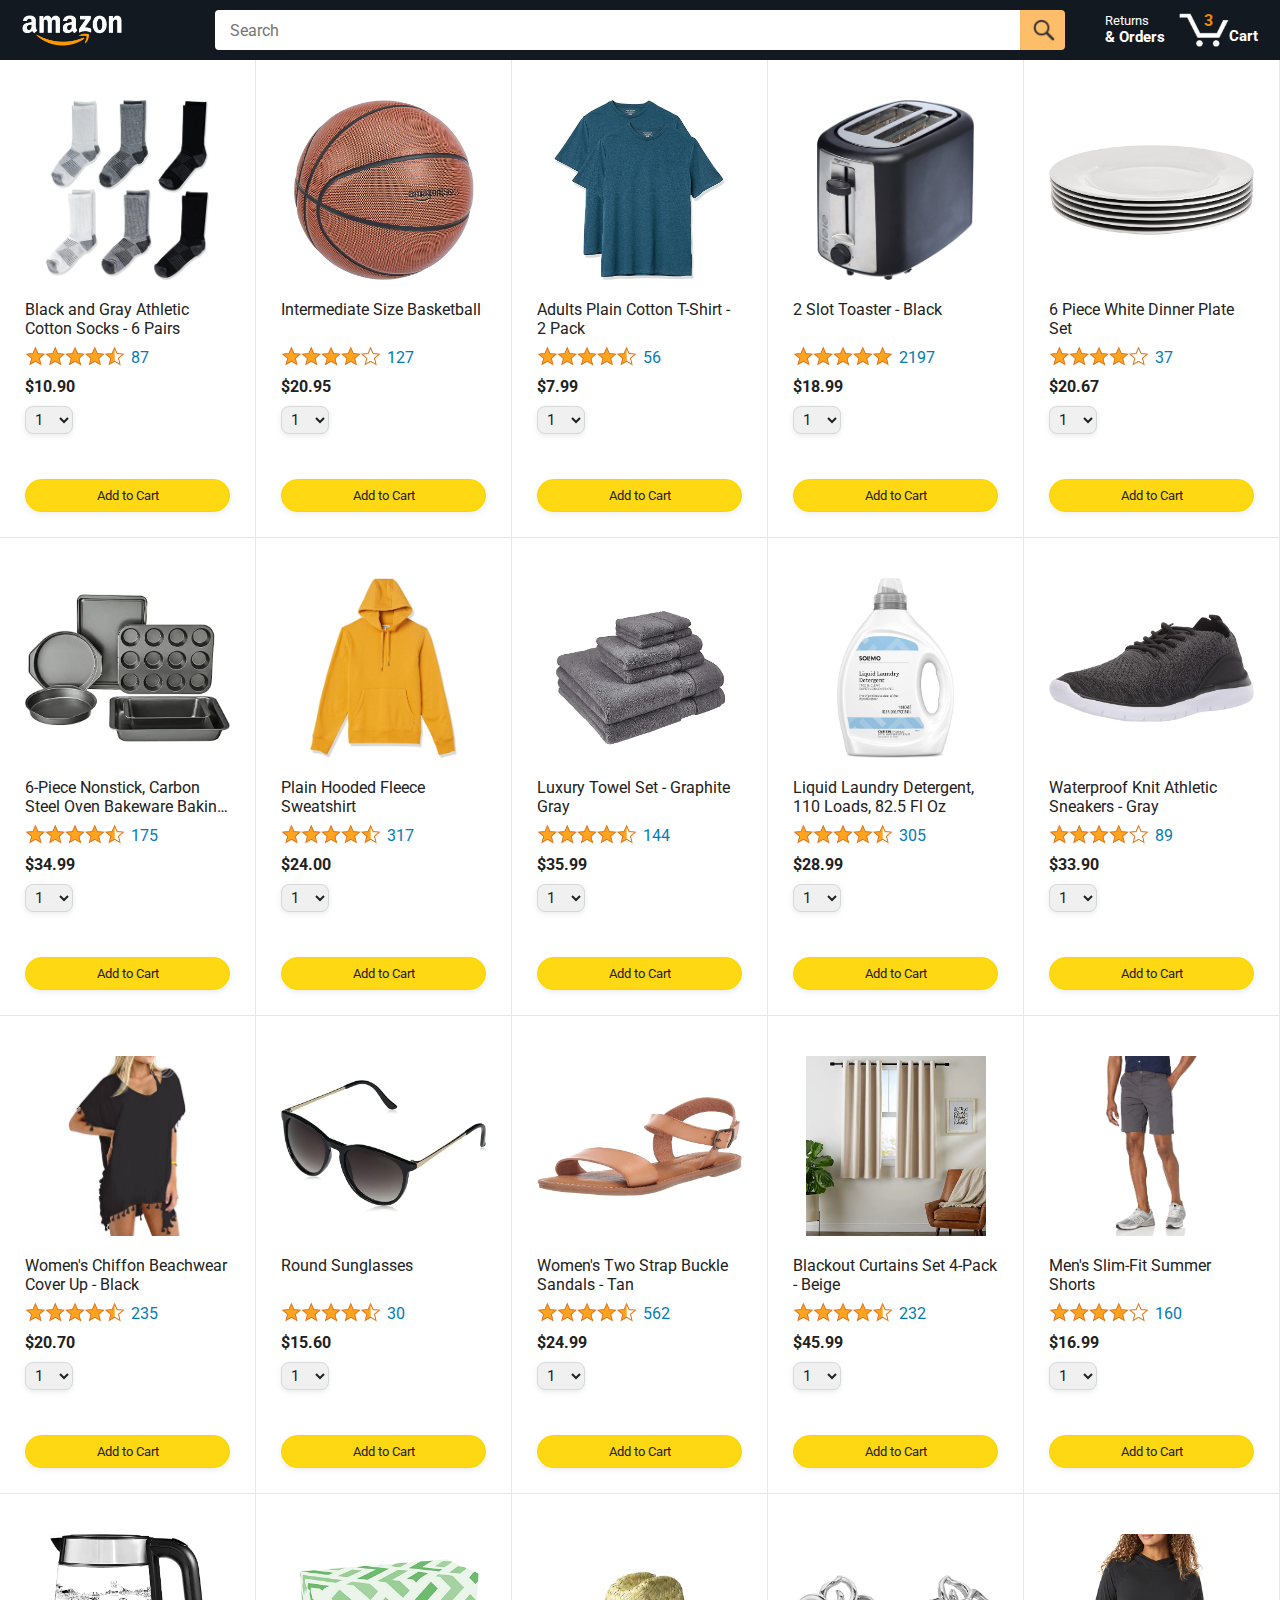
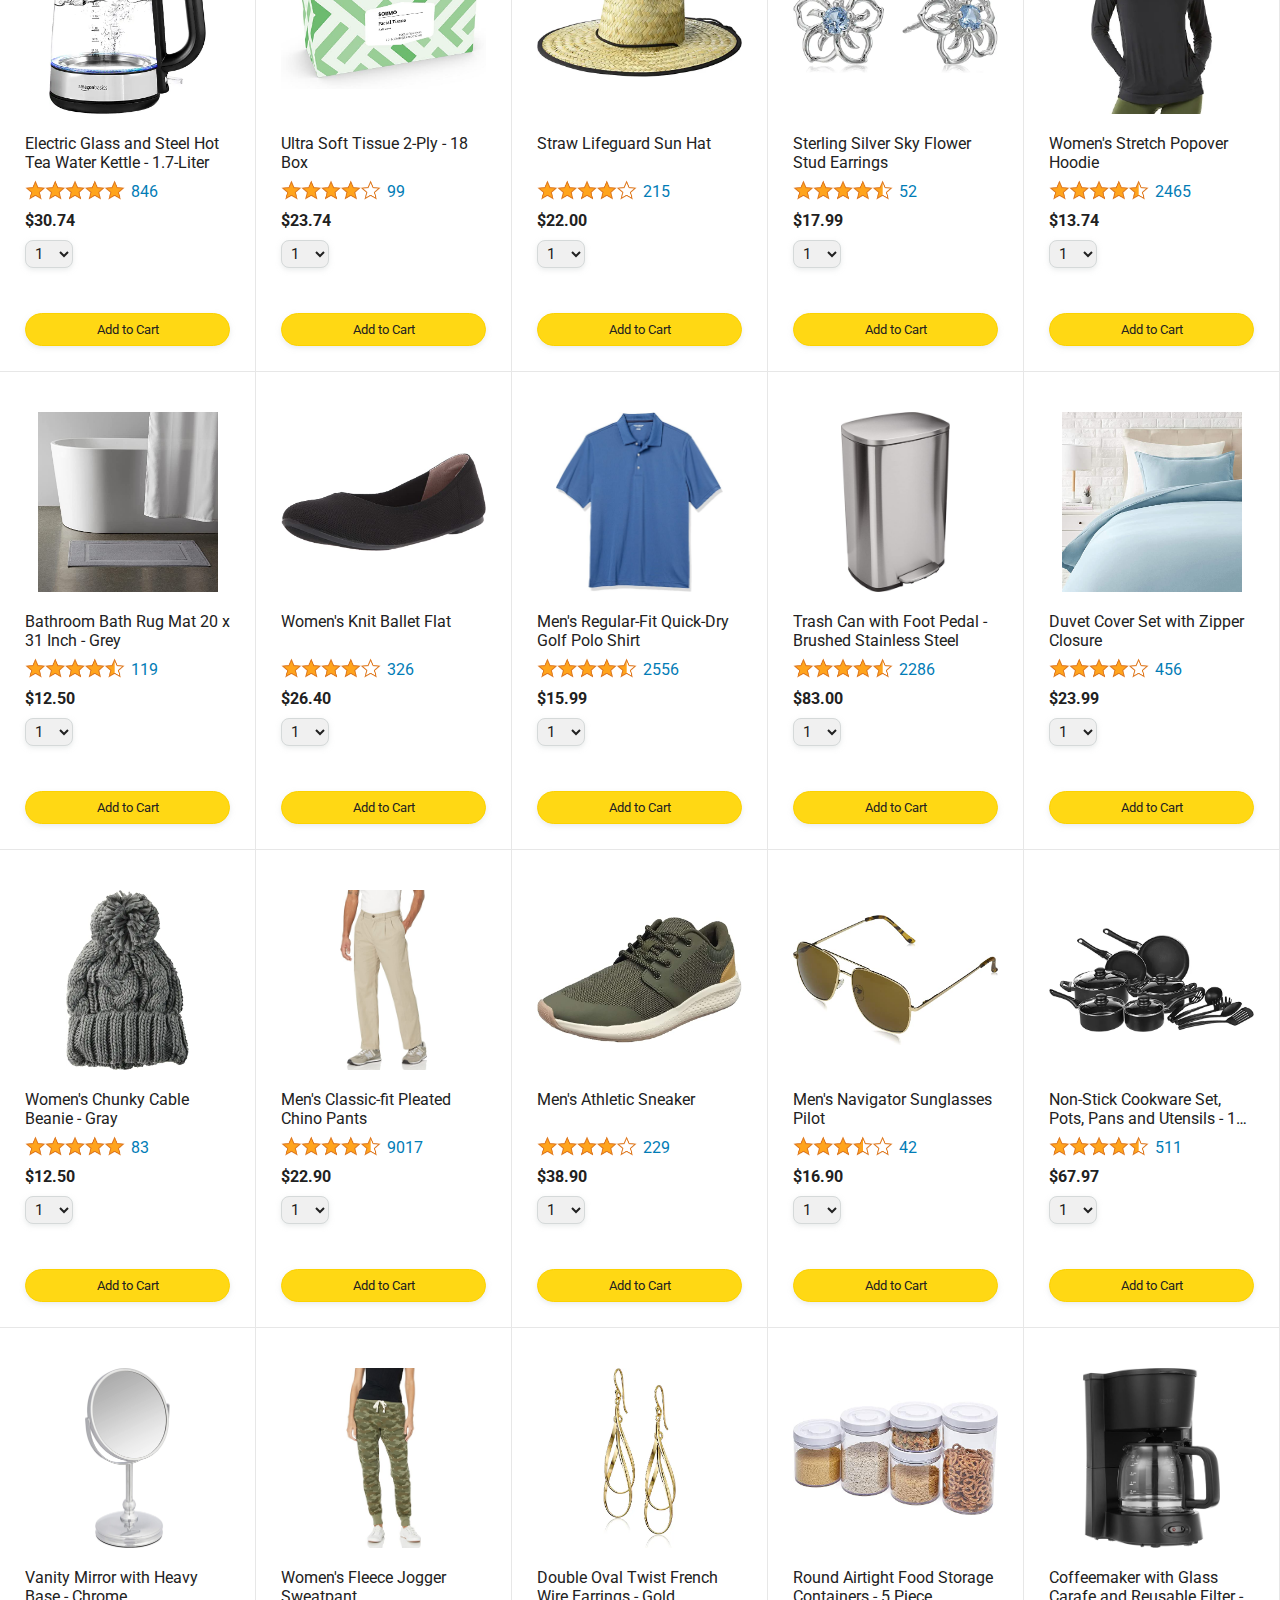
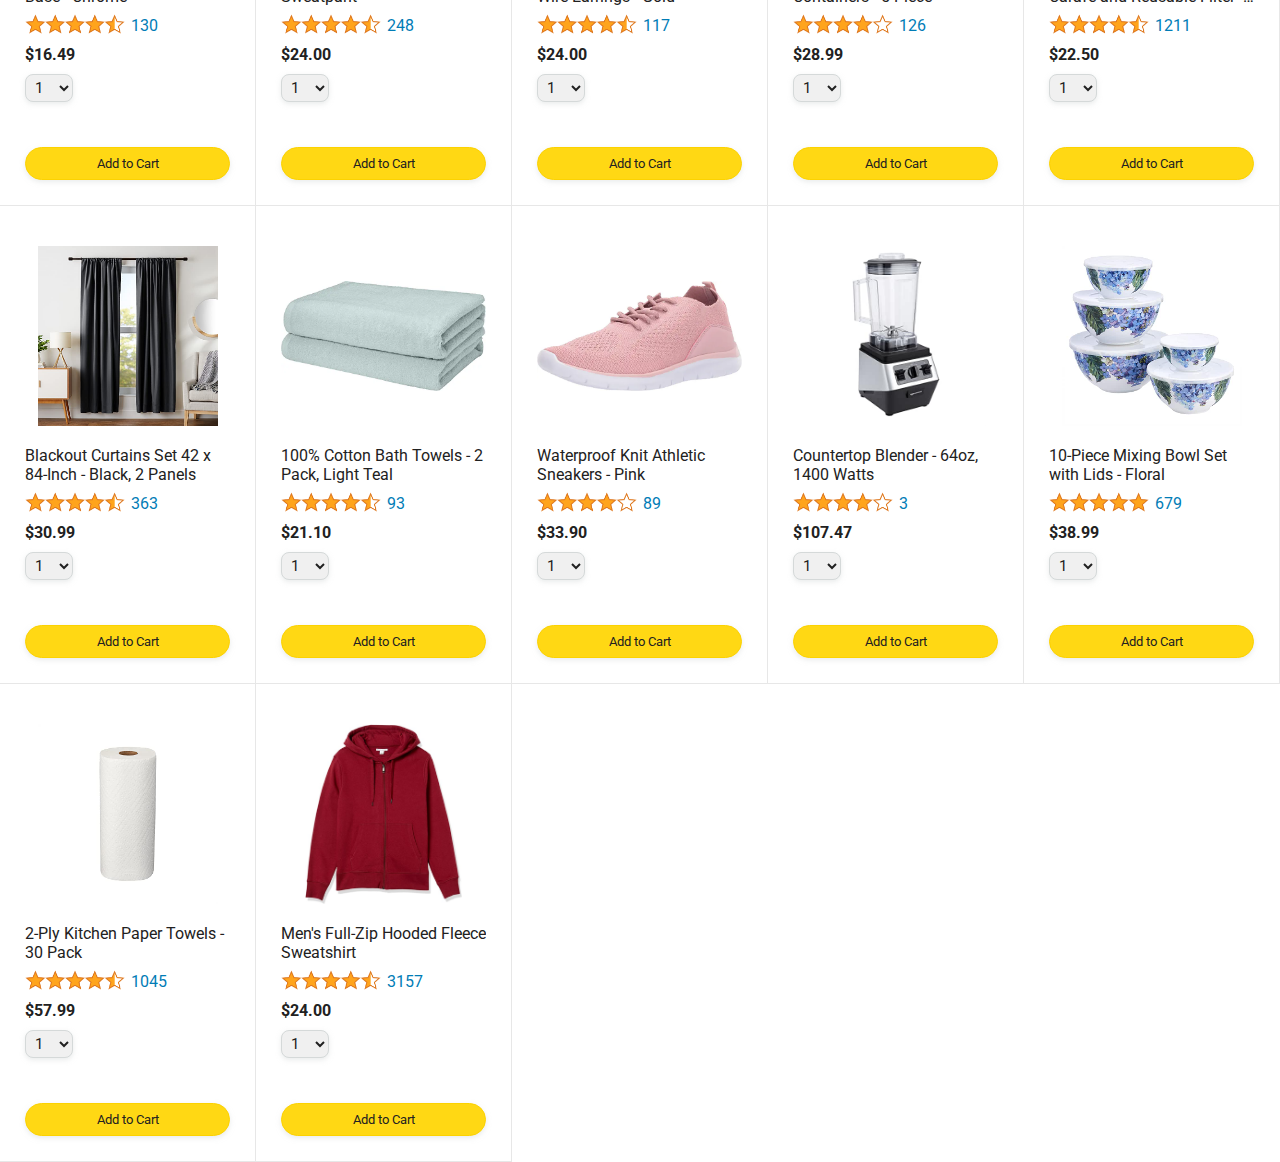
<file: index.html>
<!DOCTYPE html>
<html>
  <head>
    <title>Amazon Project</title>
    <meta name="viewport" content="width=device-width, initial-scale=1">
    <link rel="preconnect" href="https://fonts.googleapis.com">
    <link rel="preconnect" href="https://fonts.gstatic.com" crossorigin>
    <link href="https://fonts.googleapis.com/css2?family=Roboto:wght@400;500;700&display=swap" rel="stylesheet">
    <link rel="stylesheet" href="styles/shared/general.css">
    <link rel="stylesheet" href="styles/shared/amazon-header.css">
    <link rel="stylesheet" href="styles/pages/styles.css">
  </head>
  <body>
    <div class="amazon-header">
      <div class="amazon-header-left-section">
        <a href="amazon.html" class="header-link">
          <img class="amazon-logo"
            src="images/amazon-logo-white.png">
          <img class="amazon-mobile-logo"
            src="images/amazon-mobile-logo-white.png">
        </a>
      </div>

      <div class="amazon-header-middle-section">
        <input class="search-bar" type="text" placeholder="Search">

        <button class="search-button">
          <img class="search-icon" src="images/icons/search-icon.png">
        </button>
      </div>

      <div class="amazon-header-right-section">
        <a class="orders-link header-link" href="orders.html">
          <span class="returns-text">Returns</span>
          <span class="orders-text">& Orders</span>
        </a>

        <a class="cart-link header-link" href="checkout.html">
          <img class="cart-icon" src="images/icons/cart-icon.png">
          <div class="cart-quantity js-cart-quantity"></div>
          <div class="cart-text">Cart</div>
        </a>
      </div>
    </div>
    
    <div class="main">
      <div class="products-grid js-products-grid">
        
      </div>
    </div>
    <script type="module" src="scripts/index.js"></script>
  </body>
</html>
</file>
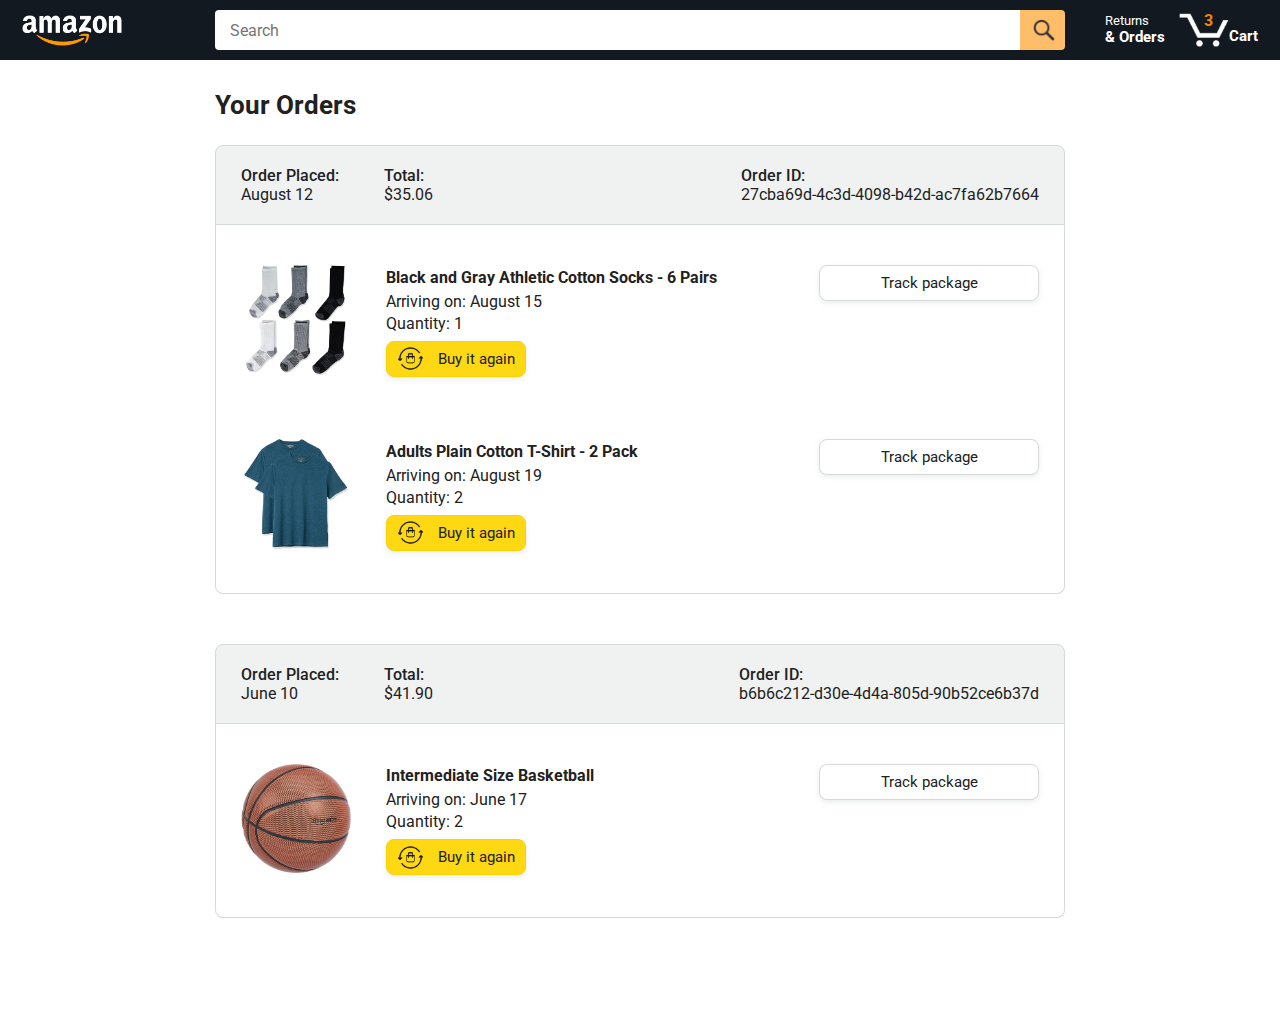
<file: orders.html>
<!DOCTYPE html>
<html>
  <head>
    <title>Orders</title>

    <!-- This code is needed for responsive design to work.
      (Responsive design = make the website look good on
      smaller screen sizes like a phone or a tablet). -->
    <meta name="viewport" content="width=device-width, initial-scale=1">

    <!-- Load a font called Roboto from Google Fonts. -->
    <link rel="preconnect" href="https://fonts.googleapis.com">
    <link rel="preconnect" href="https://fonts.gstatic.com" crossorigin>
    <link href="https://fonts.googleapis.com/css2?family=Roboto:wght@400;500;700&display=swap" rel="stylesheet">

    <!-- Here are the CSS files for this page. -->
    <link rel="stylesheet" href="styles/shared/general.css">
    <link rel="stylesheet" href="styles/shared/amazon-header.css">
    <link rel="stylesheet" href="styles/pages/orders.css">
  </head>
  <body>
    <div class="amazon-header">
      <div class="amazon-header-left-section">
        <a href="index.html" class="header-link">
          <img class="amazon-logo"
            src="images/amazon-logo-white.png">
          <img class="amazon-mobile-logo"
            src="images/amazon-mobile-logo-white.png">
        </a>
      </div>

      <div class="amazon-header-middle-section">
        <input class="search-bar" type="text" placeholder="Search">

        <button class="search-button">
          <img class="search-icon" src="images/icons/search-icon.png">
        </button>
      </div>

      <div class="amazon-header-right-section">
        <a class="orders-link header-link" href="orders.html">
          <span class="returns-text">Returns</span>
          <span class="orders-text">& Orders</span>
        </a>

        <a class="cart-link header-link" href="checkout.html">
          <img class="cart-icon" src="images/icons/cart-icon.png">
          <div class="cart-quantity">3</div>
          <div class="cart-text">Cart</div>
        </a>
      </div>
    </div>

    <div class="main">
      <div class="page-title">Your Orders</div>

      <div class="orders-grid">
        <div class="order-container">
          
          <div class="order-header">
            <div class="order-header-left-section">
              <div class="order-date">
                <div class="order-header-label">Order Placed:</div>
                <div>August 12</div>
              </div>
              <div class="order-total">
                <div class="order-header-label">Total:</div>
                <div>$35.06</div>
              </div>
            </div>

            <div class="order-header-right-section">
              <div class="order-header-label">Order ID:</div>
              <div>27cba69d-4c3d-4098-b42d-ac7fa62b7664</div>
            </div>
          </div>

          <div class="order-details-grid">
            <div class="product-image-container">
              <img src="images/products/athletic-cotton-socks-6-pairs.jpg">
            </div>

            <div class="product-details">
              <div class="product-name">
                Black and Gray Athletic Cotton Socks - 6 Pairs
              </div>
              <div class="product-delivery-date">
                Arriving on: August 15
              </div>
              <div class="product-quantity">
                Quantity: 1
              </div>
              <button class="buy-again-button button-primary">
                <img class="buy-again-icon" src="images/icons/buy-again.png">
                <span class="buy-again-message">Buy it again</span>
              </button>
            </div>

            <div class="product-actions">
              <a href="tracking.html">
                <button class="track-package-button button-secondary">
                  Track package
                </button>
              </a>
            </div>

            <div class="product-image-container">
              <img src="images/products/adults-plain-cotton-tshirt-2-pack-teal.jpg">
            </div>

            <div class="product-details">
              <div class="product-name">
                Adults Plain Cotton T-Shirt - 2 Pack
              </div>
              <div class="product-delivery-date">
                Arriving on: August 19
              </div>
              <div class="product-quantity">
                Quantity: 2
              </div>
              <button class="buy-again-button button-primary">
                <img class="buy-again-icon" src="images/icons/buy-again.png">
                <span class="buy-again-message">Buy it again</span>
              </button>
            </div>

            <div class="product-actions">
              <a href="tracking.html">
                <button class="track-package-button button-secondary">
                  Track package
                </button>
              </a>
            </div>
          </div>
        </div>

        <div class="order-container">

          <div class="order-header">
            <div class="order-header-left-section">
              <div class="order-date">
                <div class="order-header-label">Order Placed:</div>
                <div>June 10</div>
              </div>
              <div class="order-total">
                <div class="order-header-label">Total:</div>
                <div>$41.90</div>
              </div>
            </div>

            <div class="order-header-right-section">
              <div class="order-header-label">Order ID:</div>
              <div>b6b6c212-d30e-4d4a-805d-90b52ce6b37d</div>
            </div>
          </div>

          <div class="order-details-grid">
            <div class="product-image-container">
              <img src="images/products/intermediate-composite-basketball.jpg">
            </div>

            <div class="product-details">
              <div class="product-name">
                Intermediate Size Basketball
              </div>
              <div class="product-delivery-date">
                Arriving on: June 17
              </div>
              <div class="product-quantity">
                Quantity: 2
              </div>
              <button class="buy-again-button button-primary">
                <img class="buy-again-icon" src="images/icons/buy-again.png">
                <span class="buy-again-message">Buy it again</span>
              </button>
            </div>

            <div class="product-actions">
              <a href="tracking.html">
                <button class="track-package-button button-secondary">
                  Track package
                </button>
              </a>
            </div>
          </div>
        </div>
      </div>
    </div>
  </body>
</html>
</file>
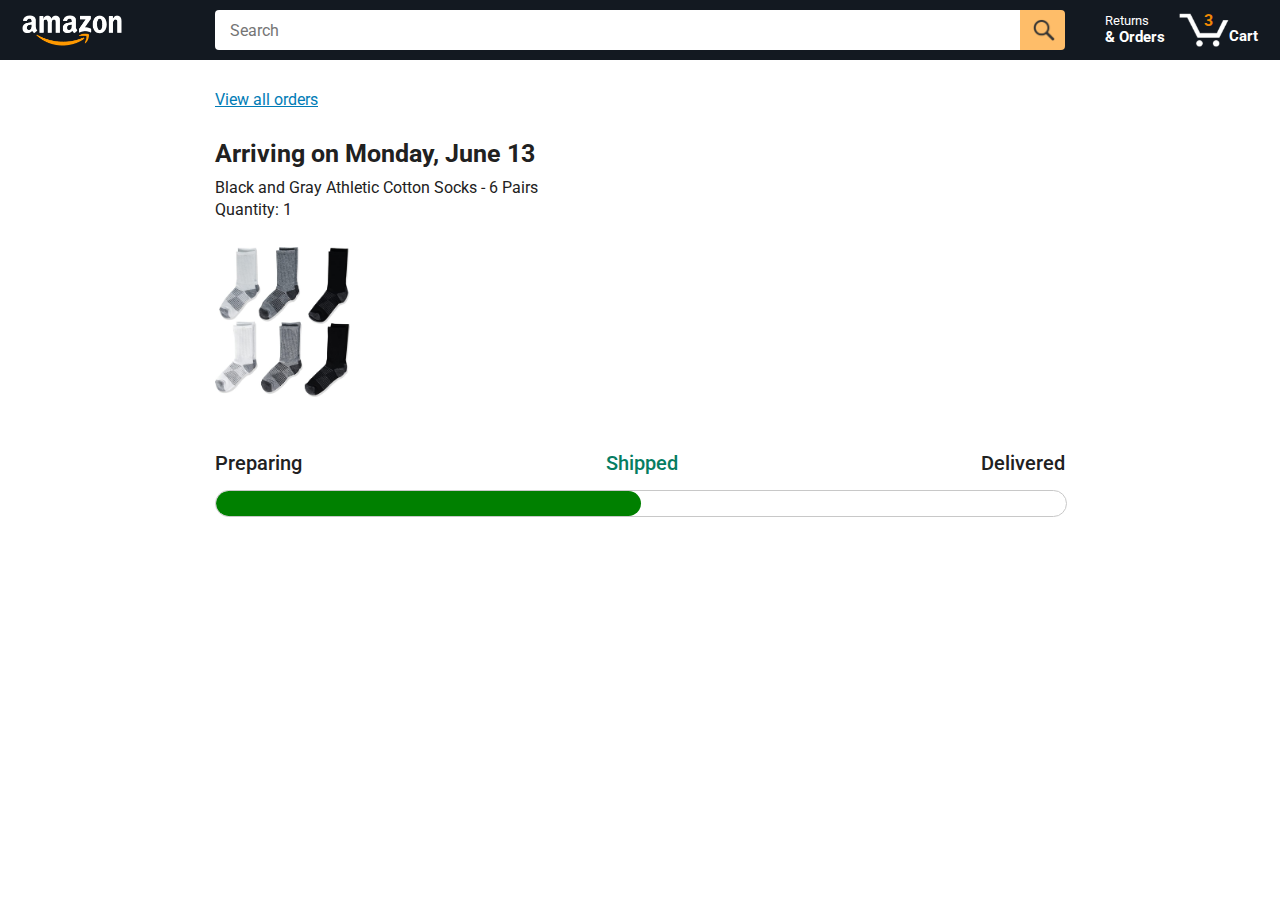
<file: tracking.html>
<!DOCTYPE html>
<html>
  <head>
    <title>Tracking</title>

    <!-- This code is needed for responsive design to work.
      (Responsive design = make the website look good on
      smaller screen sizes like a phone or a tablet). -->
    <meta name="viewport" content="width=device-width, initial-scale=1">

    <!-- Load a font called Roboto from Google Fonts. -->
    <link rel="preconnect" href="https://fonts.googleapis.com">
    <link rel="preconnect" href="https://fonts.gstatic.com" crossorigin>
    <link href="https://fonts.googleapis.com/css2?family=Roboto:wght@400;500;700&display=swap" rel="stylesheet">

    <!-- Here are the CSS files for this page. -->
    <link rel="stylesheet" href="styles/shared/general.css">
    <link rel="stylesheet" href="styles/shared/amazon-header.css">
    <link rel="stylesheet" href="styles/pages/tracking.css">
  </head>
  <body>
    <div class="amazon-header">
      <div class="amazon-header-left-section">
        <a href="index.html" class="header-link">
          <img class="amazon-logo"
            src="images/amazon-logo-white.png">
          <img class="amazon-mobile-logo"
            src="images/amazon-mobile-logo-white.png">
        </a>
      </div>

      <div class="amazon-header-middle-section">
        <input class="search-bar" type="text" placeholder="Search">

        <button class="search-button">
          <img class="search-icon" src="images/icons/search-icon.png">
        </button>
      </div>

      <div class="amazon-header-right-section">
        <a class="orders-link header-link" href="orders.html">
          <span class="returns-text">Returns</span>
          <span class="orders-text">& Orders</span>
        </a>

        <a class="cart-link header-link" href="checkout.html">
          <img class="cart-icon" src="images/icons/cart-icon.png">
          <div class="cart-quantity">3</div>
          <div class="cart-text">Cart</div>
        </a>
      </div>
    </div>

    <div class="main">
      <div class="order-tracking">
        <a class="back-to-orders-link link-primary" href="orders.html">
          View all orders
        </a>

        <div class="delivery-date">
          Arriving on Monday, June 13
        </div>

        <div class="product-info">
          Black and Gray Athletic Cotton Socks - 6 Pairs
        </div>

        <div class="product-info">
          Quantity: 1
        </div>

        <img class="product-image" src="images/products/athletic-cotton-socks-6-pairs.jpg">

        <div class="progress-labels-container">
          <div class="progress-label">
            Preparing
          </div>
          <div class="progress-label current-status">
            Shipped
          </div>
          <div class="progress-label">
            Delivered
          </div>
        </div>

        <div class="progress-bar-container">
          <div class="progress-bar"></div>
        </div>
      </div>
    </div>
  </body>
</html>
</file>
<file: styles/shared/general.css>
body {
  font-family: Roboto, Arial;
  color: rgb(33, 33, 33);
  /* The <body> element has a default margin of 8px
     on all sides. This removes the default margins. */
  margin: 0;
}

/* <p> elements have a default margin on the top
   and bottom. This removes the default margins. */
p {
  margin: 0;
}

button {
  cursor: pointer;
}

select {
  cursor: pointer;
}

input, select, button {
  font-family: Roboto, Arial;
}

.button-primary {
  color: rgb(33, 33, 33);
  background-color: rgb(255, 216, 20);
  border: 1px solid rgb(252, 210, 0);
  border-radius: 8px;
  cursor: pointer;
  box-shadow: 0 2px 5px rgba(213, 217, 217, 0.5);
}

.button-primary:hover {
  background-color: rgb(247, 202, 0);
  border: 1px solid rgb(242, 194, 0);
}

.button-primary:active {
  background: rgb(255, 216, 20);
  border-color: rgb(252, 210, 0);
  box-shadow: none;
}

.button-secondary {
  color: rgb(33, 33, 33);
  background: white;
  border: 1px solid rgb(213, 217, 217);
  border-radius: 8px;
  cursor: pointer;
  box-shadow: 0 2px 5px rgba(213, 217, 217, 0.5);
}

.button-secondary:hover {
  background-color: rgb(247, 250, 250);
}

.button-secondary:active {
  background-color: rgb(237, 253, 255);
  box-shadow: none;
}

/* These styles will limit text to 2 lines. Anything
   beyond 2 lines will be replaced with "..."
   You can find this code by using an A.I. tool or by
   searching in Google.
   https://css-tricks.com/almanac/properties/l/line-clamp/ */
.limit-text-to-2-lines {
  display: -webkit-box;
  -webkit-line-clamp: 2;
  -webkit-box-orient: vertical;
  overflow: hidden;
}

.link-primary {
  color: rgb(1, 124, 182);
  cursor: pointer;
}

.link-primary:hover {
  color: rgb(196, 80, 0);
}

/* Styles for dropdown selectors. */
select {
  color: rgb(33, 33, 33);
  background-color: rgb(240, 240, 240);
  border: 1px solid rgb(213, 217, 217);
  border-radius: 8px;
  padding: 3px 5px;
  font-size: 15px;
  cursor: pointer;
  box-shadow: 0 2px 5px rgba(213, 217, 217, 0.5);
}

select:focus,
input:focus {
  outline: 2px solid rgb(255, 153, 0);
}
</file>
<file: styles/shared/amazon-header.css>
.amazon-header {
  background-color: rgb(19, 25, 33);
  color: white;
  padding-left: 15px;
  padding-right: 15px;

  display: flex;
  align-items: center;
  justify-content: space-between;

  position: fixed;
  top: 0;
  left: 0;
  right: 0;
  height: 60px;
}

.amazon-header-left-section {
  width: 180px;
}

@media (max-width: 800px) {
  .amazon-header-left-section {
    width: unset;
  }
}

.header-link {
  display: inline-block;
  padding: 6px;
  border-radius: 2px;
  cursor: pointer;
  text-decoration: none;
  border: 1px solid rgba(0, 0, 0, 0);
}

.header-link:hover {
  border: 1px solid white;
}

.amazon-logo {
  width: 100px;
  margin-top: 5px;
}

.amazon-mobile-logo {
  display: none;
}

@media (max-width: 575px) {
  .amazon-logo {
    display: none;
  }

  .amazon-mobile-logo {
    display: block;
    height: 35px;
    margin-top: 5px;
  }
}

.amazon-header-middle-section {
  flex: 1;
  max-width: 850px;
  margin-left: 10px;
  margin-right: 10px;
  display: flex;
}

.search-bar {
  flex: 1;
  width: 0;
  font-size: 16px;
  height: 38px;
  padding-left: 15px;
  border: none;
  border-top-left-radius: 4px;
  border-bottom-left-radius: 4px;
  border-top-right-radius: 0;
  border-bottom-right-radius: 0;
}

.search-button {
  background-color: rgb(254, 189, 105);
  border: none;
  width: 45px;
  height: 40px;
  border-top-right-radius: 4px;
  border-bottom-right-radius: 4px;
  flex-shrink: 0;
}

.search-icon {
  height: 22px;
  margin-left: 2px;
  margin-top: 3px;
}

.amazon-header-right-section {
  width: 180px;
  flex-shrink: 0;
  display: flex;
  justify-content: end;
}

.orders-link {
  color: white;
}

.returns-text {
  display: block;
  font-size: 13px;
}

.orders-text {
  display: block;
  font-size: 15px;
  font-weight: 700;
}

.cart-link {
  color: white;
  display: flex;
  align-items: center;
  position: relative;
}

.cart-icon {
  width: 50px;
}

.cart-text {
  margin-top: 12px;
  font-size: 15px;
  font-weight: 700;
}

.cart-quantity {
  color: rgb(240, 136, 4);
  font-size: 16px;
  font-weight: 700;

  position: absolute;
  top: 4px;
  left: 22px;
  
  width: 26px;
  text-align: center;
}
</file>
<file: styles/pages/styles.css>
.main {
  margin-top: 60px;
}

.products-grid {
  display: grid;

  /* - In CSS Grid, 1fr means a column will take up the
       remaining space in the grid.
     - If we write 1fr 1fr ... 1fr; 8 times, this will
       divide the grid into 8 columns, each taking up an
       equal amount of the space.
     - repeat(8, 1fr); is a shortcut for repeating "1fr"
       8 times (instead of typing out "1fr" 8 times).
       repeat(...) is a special property that works with
       display: grid; */
  grid-template-columns: repeat(8, 1fr);
}

/* @media is used to create responsive design (making the
   website look good on any screen size). This @media
   means when the screen width is 2000px or less, we
   will divide the grid into 7 columns instead of 8. */
@media (max-width: 2000px) {
  .products-grid {
    grid-template-columns: repeat(7, 1fr);
  }
}

/* This @media means when the screen width is 1600px or
   less, we will divide the grid into 6 columns. */
@media (max-width: 1600px) {
  .products-grid {
    grid-template-columns: repeat(6, 1fr);
  }
}

@media (max-width: 1300px) {
  .products-grid {
    grid-template-columns: repeat(5, 1fr);
  }
}

@media (max-width: 1000px) {
  .products-grid {
    grid-template-columns: repeat(4, 1fr);
  }
}

@media (max-width: 800px) {
  .products-grid {
    grid-template-columns: repeat(3, 1fr);
  }
}

@media (max-width: 575px) {
  .products-grid {
    grid-template-columns: repeat(2, 1fr);
  }
}

@media (max-width: 450px) {
  .products-grid {
    grid-template-columns: 1fr;
  }
}

.product-container {
  padding-top: 40px;
  padding-bottom: 25px;
  padding-left: 25px;
  padding-right: 25px;

  border-right: 1px solid rgb(231, 231, 231);
  border-bottom: 1px solid rgb(231, 231, 231);

  display: flex;
  flex-direction: column;
}

.product-image-container {
  display: flex;
  justify-content: center;
  align-items: center;

  height: 180px;
  margin-bottom: 20px;
}

.product-image {
  /* Images will overflow their container by default. To
    prevent this, we set max-width and max-height to 100%
    so they stay inside their container. */
  max-width: 100%;
  max-height: 100%;
}

.product-name {
  height: 40px;
  margin-bottom: 5px;
}

.product-rating-container {
  display: flex;
  align-items: center;
  margin-bottom: 10px;
}

.product-rating-stars {
  width: 100px;
  margin-right: 6px;
}

.product-rating-count {
  color: rgb(1, 124, 182);
  cursor: pointer;
  margin-top: 3px;
}

.product-price {
  font-weight: 700;
  margin-bottom: 10px;
}

.product-quantity-container {
  margin-bottom: 17px;
}

.product-spacer {
  flex: 1;
}

.added-to-cart {
  color: rgb(6, 125, 98);
  font-size: 16px;

  display: flex;
  align-items: center;
  margin-bottom: 8px;
  opacity: 0;
}

.added-to-cart-visible{
  opacity: 1;
}

.added-to-cart img {
  height: 20px;
  margin-right: 5px;
}

.add-to-cart-button {
  width: 100%;
  padding: 8px;
  border-radius: 50px;
}

::-webkit-scrollbar{
  background-color: transparent;
  border-radius: 100px;
  width: 10px;
}

::-webkit-scrollbar-thumb{
  background: linear-gradient(#21D4FD,#B721FF);
}
</file>
<file: styles/pages/orders.css>
.main {
  max-width: 850px;
  margin-top: 90px;
  margin-bottom: 100px;
  padding-left: 20px;
  padding-right: 20px;

  /* margin-left: auto;
     margin-right auto;
     Is a trick for centering an element horizontally
     without needing a container. */
  margin-left: auto;
  margin-right: auto;
}

.page-title {
  font-weight: 700;
  font-size: 26px;
  margin-bottom: 25px;
}

.orders-grid {
  display: grid;
  grid-template-columns: 1fr;
  row-gap: 50px;
}

.order-header {
  background-color: rgb(240, 242, 242);
  border: 1px solid rgb(213, 217, 217);

  display: flex;
  align-items: center;
  justify-content: space-between;

  padding: 20px 25px;
  border-top-left-radius: 8px;
  border-top-right-radius: 8px;
}

.order-header-left-section {
  display: flex;
  flex-shrink: 0;
}

.order-header-label {
  font-weight: 500;
}

.order-date,
.order-total {
  margin-right: 45px;
}

.order-header-right-section {
  flex-shrink: 1;
}

@media (max-width: 575px) {
  .order-header {
    flex-direction: column;
    align-items: start;
    line-height: 23px;
    padding: 15px;
  }

  .order-header-left-section {
    flex-direction: column;
  }

  .order-header-label {
    margin-right: 5px;
  }

  .order-date,
  .order-total {
    display: grid;
    grid-template-columns: auto 1fr;
    margin-right: 0;
  }

  .order-header-right-section {
    display: grid;
    grid-template-columns: auto 1fr;
  }
}

.order-details-grid {
  padding: 40px 25px;
  border: 1px solid rgb(213, 217, 217);
  border-top: none;
  border-bottom-left-radius: 8px;
  border-bottom-right-radius: 8px;

  display: grid;
  grid-template-columns: 110px 1fr 220px;
  column-gap: 35px;
  row-gap: 60px;
  align-items: center;
}

@media (max-width: 800px) {
  .order-details-grid {
    grid-template-columns: 110px 1fr;
    row-gap: 0;
    padding-bottom: 8px;
  }
}

@media (max-width: 450px) {
  .order-details-grid {
    grid-template-columns: 1fr;
  }
}

.product-image-container {
  text-align: center;
}

.product-image-container img {
  max-width: 110px;
  max-height: 110px;
}

.product-name {
  font-weight: 700;
  margin-bottom: 5px;
}

.product-delivery-date {
  margin-bottom: 3px;
}

.product-quantity {
  margin-bottom: 8px;
}

.buy-again-button {
  font-size: 15px;
  width: 140px;
  height: 36px;
  border-radius: 8px;

  display: flex;
  align-items: center;
  justify-content: center;
}

.buy-again-icon {
  width: 25px;
  margin-right: 15px;
}

.product-actions {
  align-self: start;
}

.track-package-button {
  width: 100%;
  font-size: 15px;
  padding: 8px;
}

@media (max-width: 800px) {
  .buy-again-button {
    margin-bottom: 10px;
  }

  .product-actions {
    /* grid-column: 2 means this element will be placed
       in column 2 in the grid. (Normally, the column that
       an element is placed in is determined by the order
       of the elements in the HTML. grid-column overrides
       this default ordering). */
    grid-column: 2;
    margin-bottom: 30px;
  }

  .track-package-button {
    width: 140px;
  }
}

@media (max-width: 450px) {
  .product-image-container {
    text-align: center;
    margin-bottom: 25px;
  }

  .product-image-container img {
    max-width: 150px;
    max-height: 150px;
  }

  .product-name {
    margin-bottom: 10px;
  }

  .product-quantity {
    margin-bottom: 15px;
  }

  .buy-again-button {
    width: 100%;
    margin-bottom: 15px;
  }

  .product-actions {
    /* grid-column: auto; undos grid-column: 2; from above.
       This element will now be placed in its normal column
       in the grid. */
    grid-column: auto;
    margin-bottom: 70px;
  }

  .track-package-button {
    width: 100%;
    padding: 12px;
  }
}
</file>
<file: styles/pages/tracking.css>
.main {
  max-width: 850px;
  margin-top: 90px;
  margin-bottom: 100px;
  padding-left: 30px;
  padding-right: 30px;

  /* margin-left: auto;
     margin-right auto;
     Is a trick for centering an element horizontally
     without needing a container. */
  margin-left: auto;
  margin-right: auto;
}

.back-to-orders-link {
  display: inline-block;
  margin-bottom: 30px;
}

.delivery-date {
  font-size: 25px;
  font-weight: 700;
  margin-bottom: 10px;
}

.product-info {
  margin-bottom: 3px;
}

.product-image {
  max-width: 150px;
  max-height: 150px;
  margin-top: 25px;
  margin-bottom: 50px;
}

.progress-labels-container {
  display: flex;
  justify-content: space-between;
  font-size: 20px;
  font-weight: 500;
  margin-bottom: 15px;
}

.current-status {
  color: rgb(6, 125, 98);
}

@media (max-width: 575px) {
  .progress-labels-container {
    font-size: 16px;
  }
}

@media (max-width: 450px) {
  .progress-labels-container {
    flex-direction: column;
    margin-bottom: 5px;
  }

  .progress-label {
    margin-bottom: 3px;
  }
}

.progress-bar-container {
  height: 25px;
  width: 100%;

  border: 1px solid rgb(200, 200, 200);
  border-radius: 50px;
  overflow: hidden;
}

.progress-bar {
  height: 100%;
  background-color: green;
  border-radius: 50px;
  width: 50%;
}
</file>
